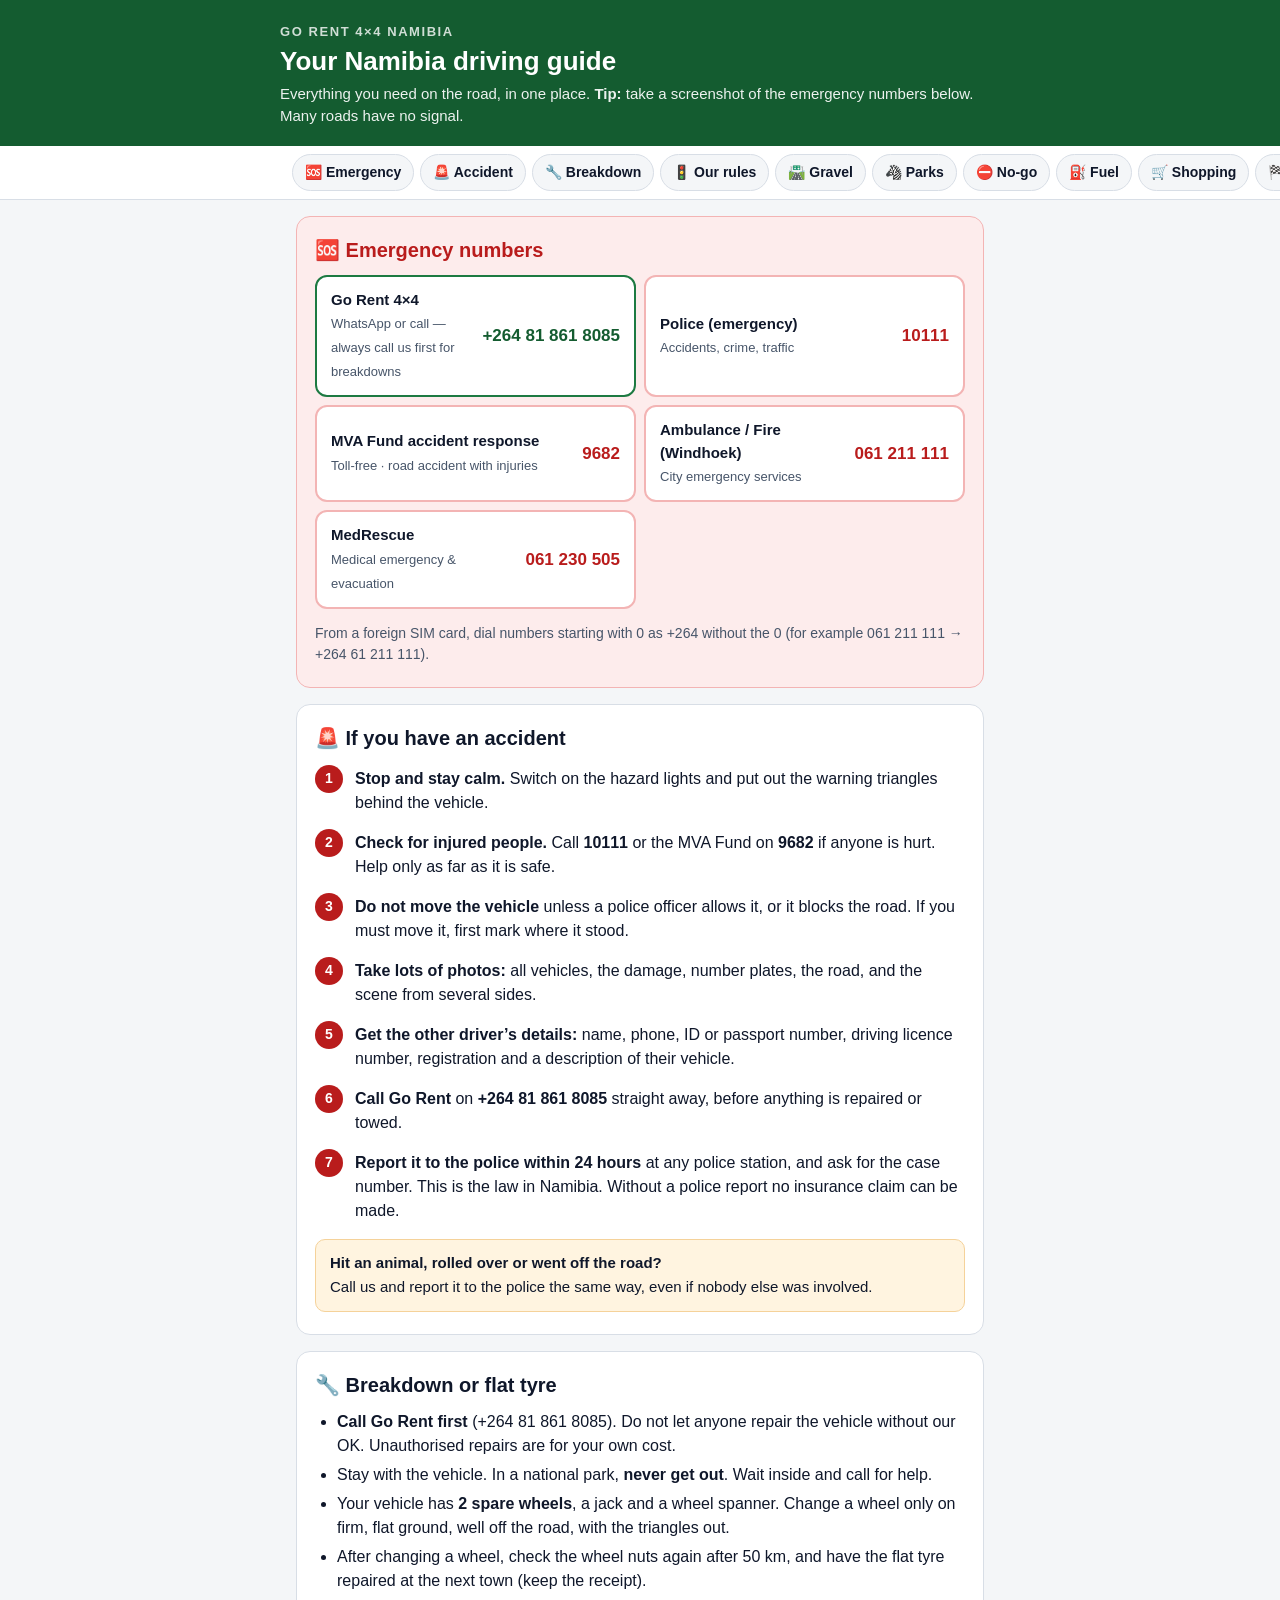
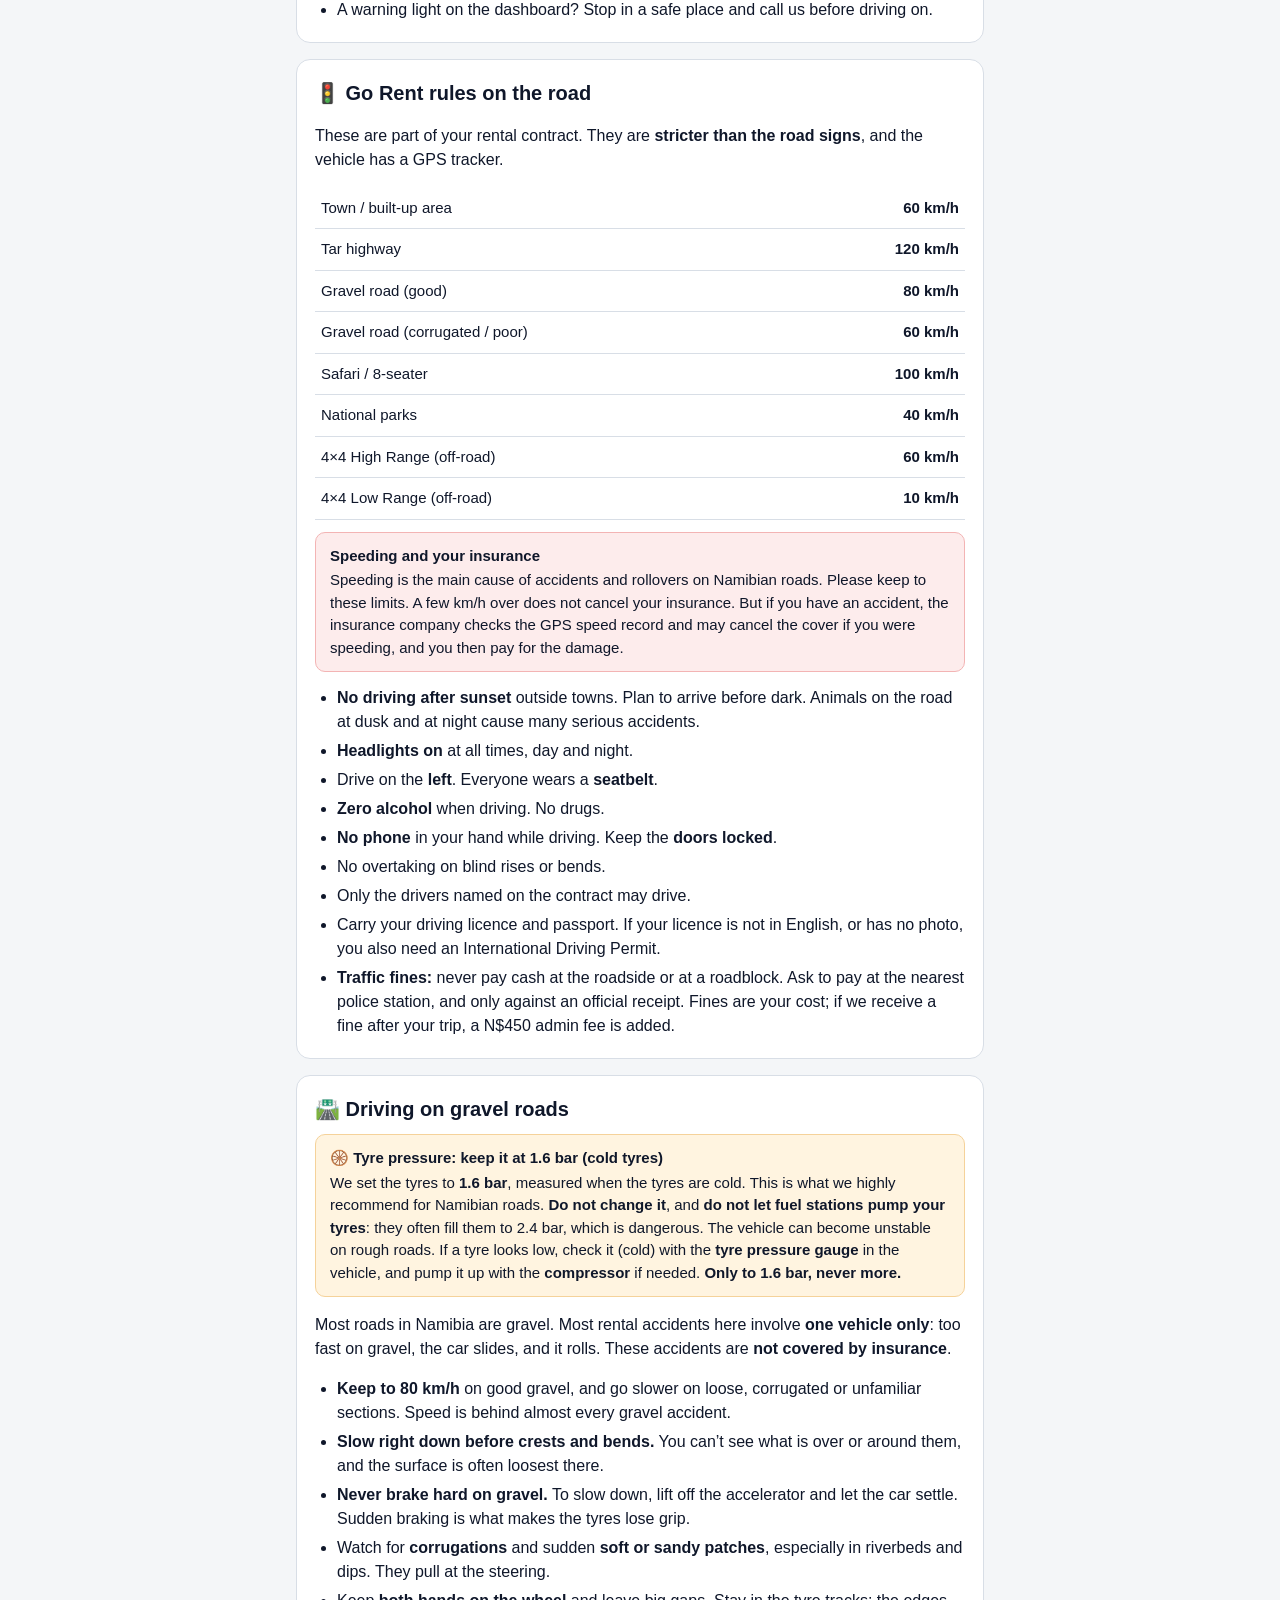
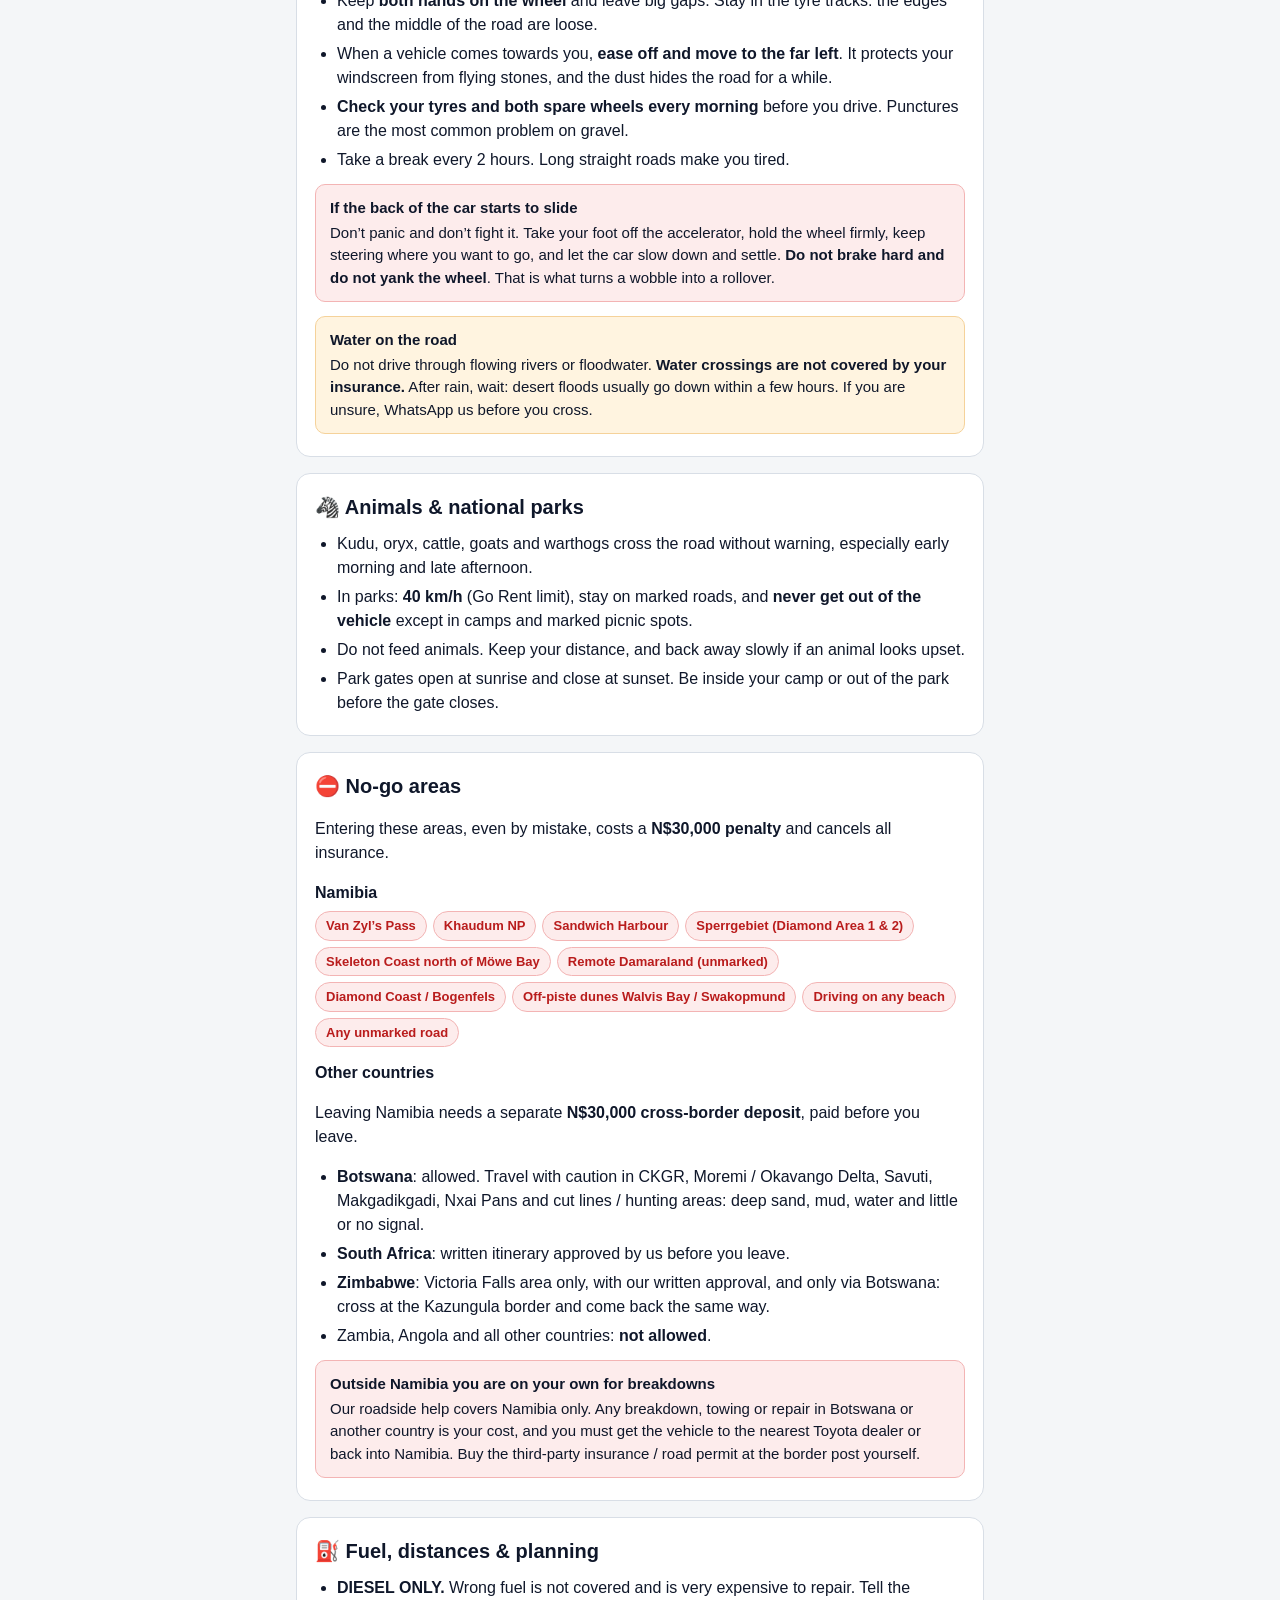
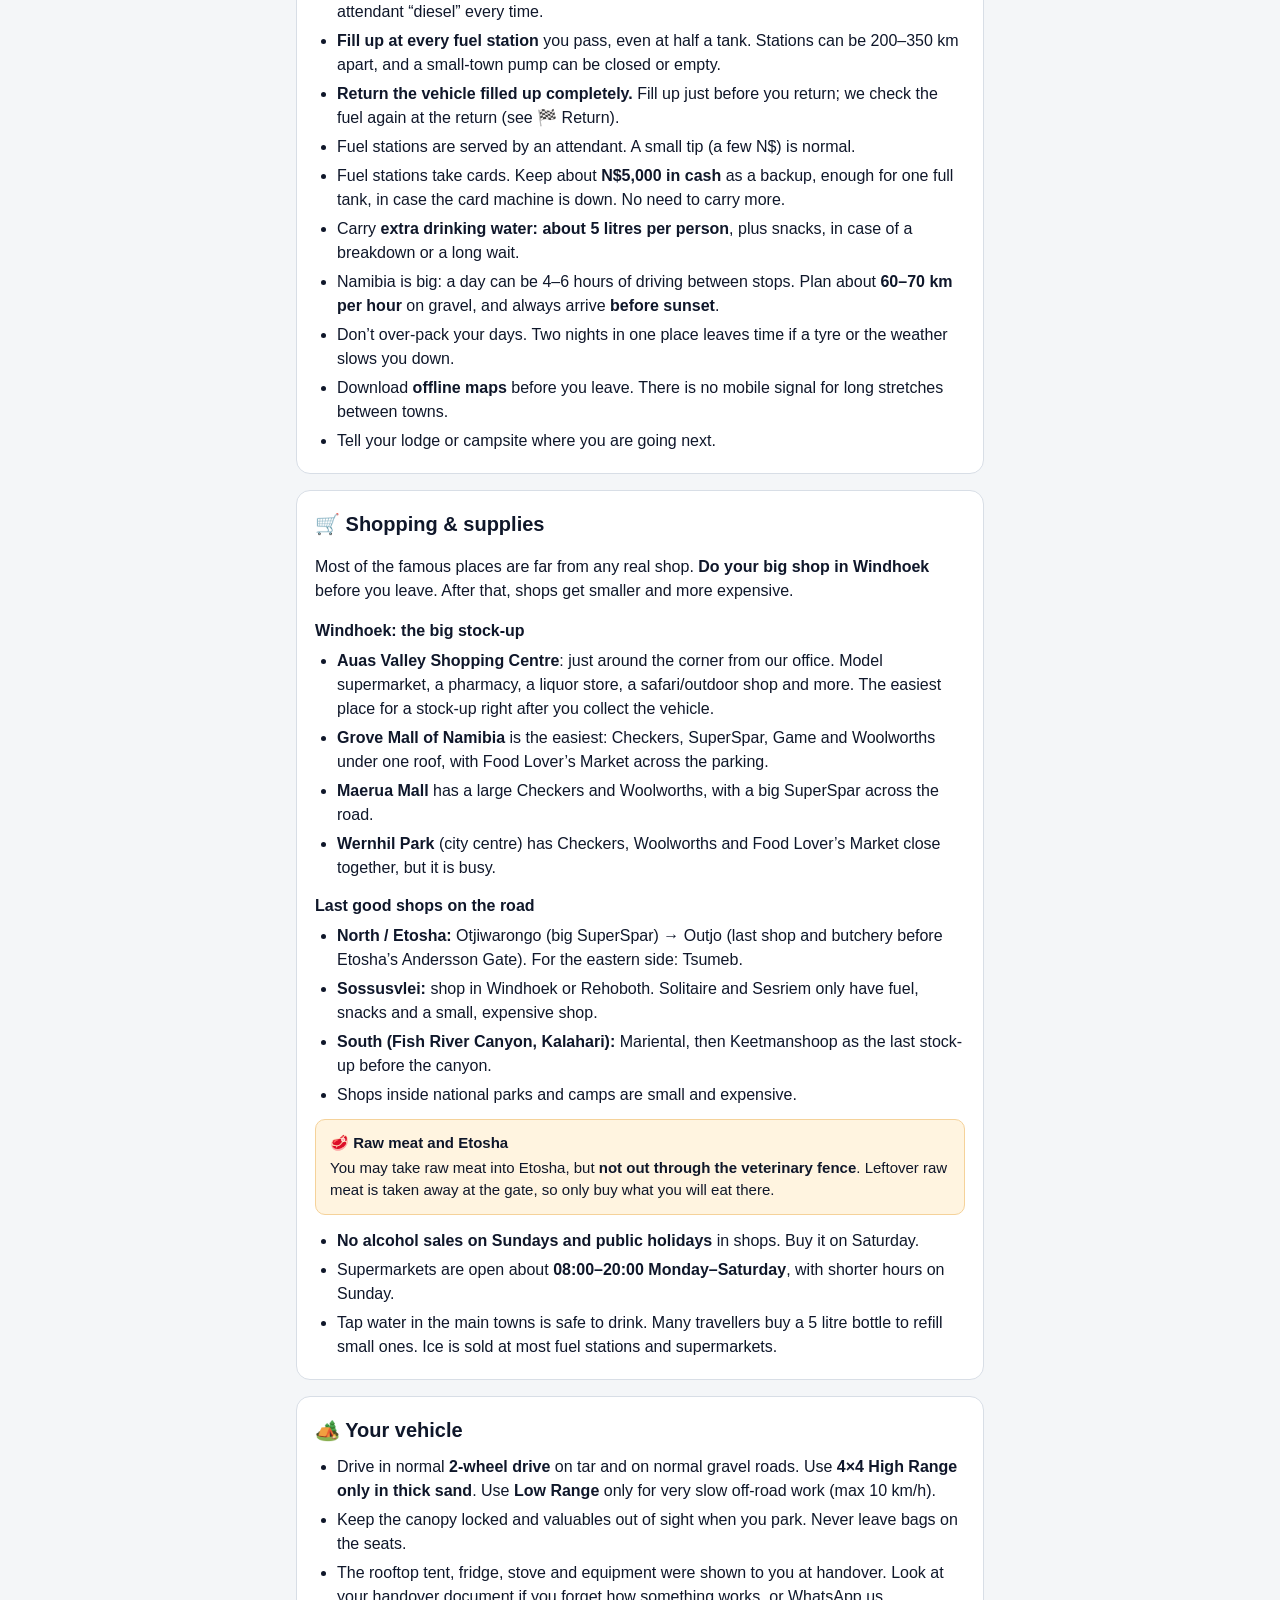
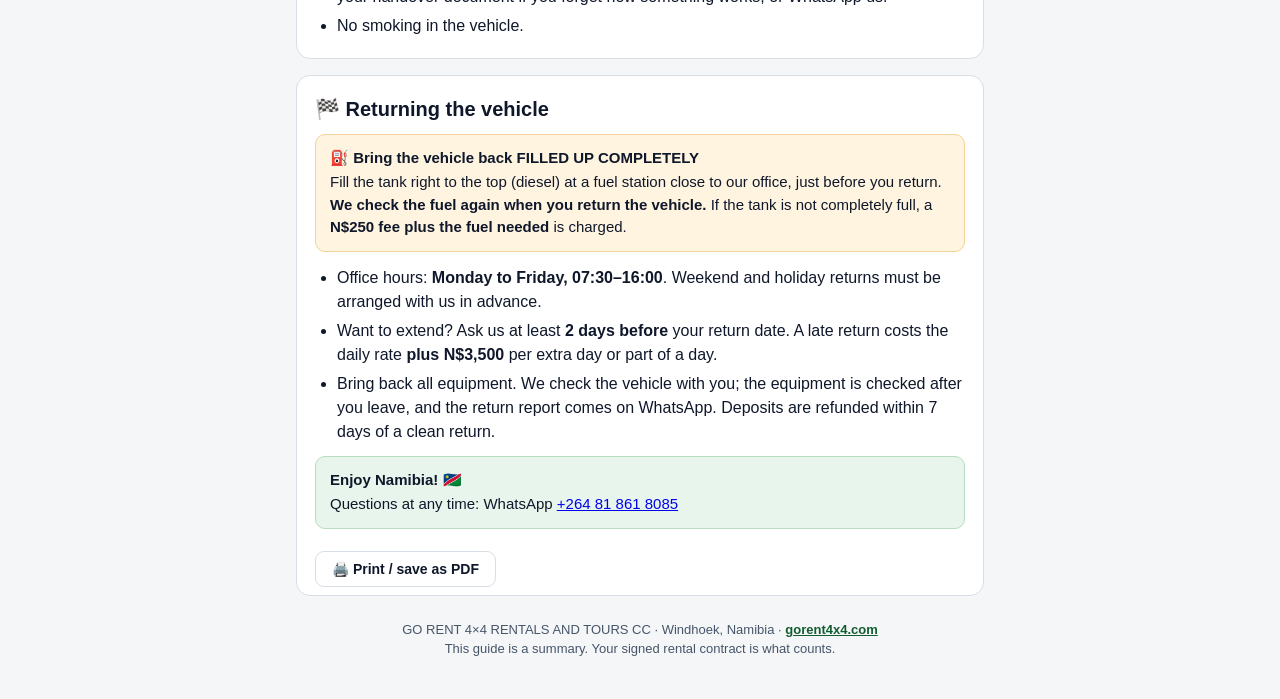
<file: info.html>
<!DOCTYPE html>
<html lang="en">
<head>
<meta charset="utf-8">
<meta name="viewport" content="width=device-width,initial-scale=1">
<meta name="robots" content="noindex,nofollow">
<meta name="theme-color" content="#145c30">
<title>Go Rent 4×4 — Your Namibia Driving Guide</title>
<style>
  :root{--g:#145c30;--g2:#1d7a42;--gl:#e8f5ec;--r:#b91c1c;--rl:#fdecec;--a:#b45309;--al:#fff4e0;--tx:#0f172a;--mu:#475569;--bd:#d8dee6;--bg:#f4f6f8;}
  *{box-sizing:border-box;}
  html,body{margin:0;background:var(--bg);color:var(--tx);font-family:-apple-system,BlinkMacSystemFont,"Segoe UI",Roboto,Helvetica,Arial,sans-serif;font-size:16px;line-height:1.5;}
  .wrap{max-width:720px;margin:0 auto;padding:0 16px 40px;}
  header{background:var(--g);color:#fff;padding:22px 16px 18px;}
  header .in{max-width:720px;margin:0 auto;}
  header .brand{font-size:13px;font-weight:800;letter-spacing:.12em;opacity:.8;}
  header h1{font-size:26px;line-height:1.2;margin:4px 0 6px;}
  header p{margin:0;font-size:15px;color:#fff;opacity:.92;}
  nav{position:sticky;top:0;z-index:5;background:#fff;border-bottom:1px solid var(--bd);overflow-x:auto;white-space:nowrap;-webkit-overflow-scrolling:touch;}
  nav .in{max-width:720px;margin:0 auto;padding:8px 12px;display:flex;gap:6px;}
  nav a{display:inline-block;padding:7px 12px;border-radius:999px;background:var(--bg);color:var(--tx);font-size:14px;font-weight:700;text-decoration:none;border:1px solid var(--bd);}
  section{background:#fff;border:1px solid var(--bd);border-radius:14px;padding:18px 18px 8px;margin:16px 0;scroll-margin-top:60px;}
  h2{font-size:20px;margin:0 0 10px;display:flex;align-items:center;gap:8px;}
  h3{font-size:16px;margin:14px 0 6px;}
  p,li{color:var(--tx);}
  ul,ol{padding-left:22px;margin:6px 0 12px;}
  li{margin:5px 0;}
  .muted{color:var(--mu);font-size:14px;}
  .sos{background:var(--rl);border-color:#f3b4b4;}
  .sos h2{color:var(--r);}
  .calls{display:grid;grid-template-columns:1fr;gap:8px;margin:6px 0 14px;}
  @media(min-width:560px){.calls{grid-template-columns:1fr 1fr;}}
  .call{display:flex;align-items:center;justify-content:space-between;gap:10px;padding:12px 14px;border-radius:12px;background:#fff;border:2px solid #f3b4b4;text-decoration:none;color:var(--tx);}
  .call b{display:block;font-size:15px;}
  .call span{font-size:13px;color:var(--mu);}
  .call .num{font-size:17px;font-weight:900;color:var(--r);white-space:nowrap;}
  .call.gr{border-color:var(--g2);}
  .call.gr .num{color:var(--g);}
  .steps{counter-reset:s;list-style:none;padding:0;}
  .steps li{counter-increment:s;position:relative;padding:4px 0 4px 40px;margin:8px 0;}
  .steps li::before{content:counter(s);position:absolute;left:0;top:2px;width:28px;height:28px;border-radius:50%;background:var(--r);color:#fff;font-weight:900;display:flex;align-items:center;justify-content:center;font-size:14px;}
  .steps.g li::before{background:var(--g);}
  table{width:100%;border-collapse:collapse;margin:6px 0 12px;font-size:15px;}
  td{padding:9px 6px;border-bottom:1px solid var(--bd);}
  td:last-child{text-align:right;font-weight:900;white-space:nowrap;}
  .box{border-radius:10px;padding:12px 14px;margin:10px 0 14px;font-size:15px;}
  .box.red{background:var(--rl);border:1px solid #f3b4b4;}
  .box.amb{background:var(--al);border:1px solid #f5d29a;}
  .box.grn{background:var(--gl);border:1px solid #b7dcc2;}
  .box strong{display:block;margin-bottom:2px;}
  .tags{display:flex;flex-wrap:wrap;gap:6px;margin:6px 0 12px;}
  .tags span{background:var(--rl);color:var(--r);border:1px solid #f3b4b4;border-radius:999px;padding:4px 10px;font-size:13px;font-weight:700;}
  footer{text-align:center;color:var(--mu);font-size:13px;margin-top:24px;}
  footer a{color:var(--g);font-weight:700;}
  .print{display:inline-block;margin-top:8px;padding:9px 16px;border-radius:9px;border:1px solid var(--bd);background:#fff;font-weight:700;color:var(--tx);cursor:pointer;font-size:14px;}
  @media print{nav,.print{display:none;}section{break-inside:avoid;border:1px solid #999;}header{background:#fff;color:#000;border-bottom:3px solid #000;}}
</style>
</head>
<body>
<header><div class="in">
  <div class="brand">GO RENT 4×4 NAMIBIA</div>
  <h1>Your Namibia driving guide</h1>
  <p>Everything you need on the road, in one place. <b>Tip:</b> take a screenshot of the emergency numbers below. Many roads have no signal.</p>
</div></header>

<nav><div class="in">
  <a href="#sos">🆘 Emergency</a><a href="#accident">🚨 Accident</a><a href="#breakdown">🔧 Breakdown</a><a href="#rules">🚦 Our rules</a><a href="#gravel">🛣️ Gravel</a><a href="#parks">🦓 Parks</a><a href="#nogo">⛔ No-go</a><a href="#fuel">⛽ Fuel</a><a href="#shop">🛒 Shopping</a><a href="#return">🏁 Return</a>
</div></nav>

<div class="wrap">

<section id="sos" class="sos">
  <h2>🆘 Emergency numbers</h2>
  <div class="calls">
    <a class="call gr" href="https://wa.me/264818618085"><div><b>Go Rent 4×4</b><span>WhatsApp or call — always call us first for breakdowns</span></div><div class="num">+264 81 861 8085</div></a>
    <a class="call" href="tel:10111"><div><b>Police (emergency)</b><span>Accidents, crime, traffic</span></div><div class="num">10111</div></a>
    <a class="call" href="tel:9682"><div><b>MVA Fund accident response</b><span>Toll-free · road accident with injuries</span></div><div class="num">9682</div></a>
    <a class="call" href="tel:+26461211111"><div><b>Ambulance / Fire (Windhoek)</b><span>City emergency services</span></div><div class="num">061 211 111</div></a>
    <a class="call" href="tel:+26461230505"><div><b>MedRescue</b><span>Medical emergency &amp; evacuation</span></div><div class="num">061 230 505</div></a>
  </div>
  <p class="muted">From a foreign SIM card, dial numbers starting with 0 as +264 without the 0 (for example 061 211 111 → +264 61 211 111).</p>
</section>

<section id="accident">
  <h2>🚨 If you have an accident</h2>
  <ol class="steps">
    <li><b>Stop and stay calm.</b> Switch on the hazard lights and put out the warning triangles behind the vehicle.</li>
    <li><b>Check for injured people.</b> Call <b>10111</b> or the MVA Fund on <b>9682</b> if anyone is hurt. Help only as far as it is safe.</li>
    <li><b>Do not move the vehicle</b> unless a police officer allows it, or it blocks the road. If you must move it, first mark where it stood.</li>
    <li><b>Take lots of photos:</b> all vehicles, the damage, number plates, the road, and the scene from several sides.</li>
    <li><b>Get the other driver’s details:</b> name, phone, ID or passport number, driving licence number, registration and a description of their vehicle.</li>
    <li><b>Call Go Rent</b> on <b>+264 81 861 8085</b> straight away, before anything is repaired or towed.</li>
    <li><b>Report it to the police within 24 hours</b> at any police station, and ask for the case number. This is the law in Namibia. Without a police report no insurance claim can be made.</li>
  </ol>
  <div class="box amb"><strong>Hit an animal, rolled over or went off the road?</strong>Call us and report it to the police the same way, even if nobody else was involved.</div>
</section>

<section id="breakdown">
  <h2>🔧 Breakdown or flat tyre</h2>
  <ul>
    <li><b>Call Go Rent first</b> (+264 81 861 8085). Do not let anyone repair the vehicle without our OK. Unauthorised repairs are for your own cost.</li>
    <li>Stay with the vehicle. In a national park, <b>never get out</b>. Wait inside and call for help.</li>
    <li>Your vehicle has <b>2 spare wheels</b>, a jack and a wheel spanner. Change a wheel only on firm, flat ground, well off the road, with the triangles out.</li>
    <li>After changing a wheel, check the wheel nuts again after 50 km, and have the flat tyre repaired at the next town (keep the receipt).</li>
    <li>A warning light on the dashboard? Stop in a safe place and call us before driving on.</li>
  </ul>
</section>

<section id="rules">
  <h2>🚦 Go Rent rules on the road</h2>
  <p>These are part of your rental contract. They are <b>stricter than the road signs</b>, and the vehicle has a GPS tracker.</p>
  <table>
    <tr><td>Town / built-up area</td><td>60 km/h</td></tr>
    <tr><td>Tar highway</td><td>120 km/h</td></tr>
    <tr><td>Gravel road (good)</td><td>80 km/h</td></tr>
    <tr><td>Gravel road (corrugated / poor)</td><td>60 km/h</td></tr>
    <tr><td>Safari / 8-seater</td><td>100 km/h</td></tr>
    <tr><td>National parks</td><td>40 km/h</td></tr>
    <tr><td>4×4 High Range (off-road)</td><td>60 km/h</td></tr>
    <tr><td>4×4 Low Range (off-road)</td><td>10 km/h</td></tr>
  </table>
  <div class="box red"><strong>Speeding and your insurance</strong>Speeding is the main cause of accidents and rollovers on Namibian roads. Please keep to these limits. A few km/h over does not cancel your insurance. But if you have an accident, the insurance company checks the GPS speed record and may cancel the cover if you were speeding, and you then pay for the damage.</div>
  <ul>
    <li><b>No driving after sunset</b> outside towns. Plan to arrive before dark. Animals on the road at dusk and at night cause many serious accidents.</li>
    <li><b>Headlights on</b> at all times, day and night.</li>
    <li>Drive on the <b>left</b>. Everyone wears a <b>seatbelt</b>.</li>
    <li><b>Zero alcohol</b> when driving. No drugs.</li>
    <li><b>No phone</b> in your hand while driving. Keep the <b>doors locked</b>.</li>
    <li>No overtaking on blind rises or bends.</li>
    <li>Only the drivers named on the contract may drive.</li>
    <li>Carry your driving licence and passport. If your licence is not in English, or has no photo, you also need an International Driving Permit.</li>
    <li><b>Traffic fines:</b> never pay cash at the roadside or at a roadblock. Ask to pay at the nearest police station, and only against an official receipt. Fines are your cost; if we receive a fine after your trip, a N$450 admin fee is added.</li>
  </ul>
</section>

<section id="gravel">
  <h2>🛣️ Driving on gravel roads</h2>
  <div class="box amb"><strong>🛞 Tyre pressure: keep it at 1.6 bar (cold tyres)</strong>We set the tyres to <b>1.6 bar</b>, measured when the tyres are cold. This is what we highly recommend for Namibian roads. <b>Do not change it</b>, and <b>do not let fuel stations pump your tyres</b>: they often fill them to 2.4 bar, which is dangerous. The vehicle can become unstable on rough roads. If a tyre looks low, check it (cold) with the <b>tyre pressure gauge</b> in the vehicle, and pump it up with the <b>compressor</b> if needed. <b>Only to 1.6 bar, never more.</b></div>
  <p>Most roads in Namibia are gravel. Most rental accidents here involve <b>one vehicle only</b>: too fast on gravel, the car slides, and it rolls. These accidents are <b>not covered by insurance</b>.</p>
  <ul>
    <li><b>Keep to 80 km/h</b> on good gravel, and go slower on loose, corrugated or unfamiliar sections. Speed is behind almost every gravel accident.</li>
    <li><b>Slow right down before crests and bends.</b> You can’t see what is over or around them, and the surface is often loosest there.</li>
    <li><b>Never brake hard on gravel.</b> To slow down, lift off the accelerator and let the car settle. Sudden braking is what makes the tyres lose grip.</li>
    <li>Watch for <b>corrugations</b> and sudden <b>soft or sandy patches</b>, especially in riverbeds and dips. They pull at the steering.</li>
    <li>Keep <b>both hands on the wheel</b> and leave big gaps. Stay in the tyre tracks: the edges and the middle of the road are loose.</li>
    <li>When a vehicle comes towards you, <b>ease off and move to the far left</b>. It protects your windscreen from flying stones, and the dust hides the road for a while.</li>
    <li><b>Check your tyres and both spare wheels every morning</b> before you drive. Punctures are the most common problem on gravel.</li>
    <li>Take a break every 2 hours. Long straight roads make you tired.</li>
  </ul>
  <div class="box red"><strong>If the back of the car starts to slide</strong>Don’t panic and don’t fight it. Take your foot off the accelerator, hold the wheel firmly, keep steering where you want to go, and let the car slow down and settle. <b>Do not brake hard and do not yank the wheel</b>. That is what turns a wobble into a rollover.</div>
  <div class="box amb"><strong>Water on the road</strong>Do not drive through flowing rivers or floodwater. <b>Water crossings are not covered by your insurance.</b> After rain, wait: desert floods usually go down within a few hours. If you are unsure, WhatsApp us before you cross.</div>
</section>

<section id="parks">
  <h2>🦓 Animals &amp; national parks</h2>
  <ul>
    <li>Kudu, oryx, cattle, goats and warthogs cross the road without warning, especially early morning and late afternoon.</li>
    <li>In parks: <b>40 km/h</b> (Go Rent limit), stay on marked roads, and <b>never get out of the vehicle</b> except in camps and marked picnic spots.</li>
    <li>Do not feed animals. Keep your distance, and back away slowly if an animal looks upset.</li>
    <li>Park gates open at sunrise and close at sunset. Be inside your camp or out of the park before the gate closes.</li>
  </ul>
</section>

<section id="nogo">
  <h2>⛔ No-go areas</h2>
  <p>Entering these areas, even by mistake, costs a <b>N$30,000 penalty</b> and cancels all insurance.</p>
  <h3>Namibia</h3>
  <div class="tags"><span>Van Zyl’s Pass</span><span>Khaudum NP</span><span>Sandwich Harbour</span><span>Sperrgebiet (Diamond Area 1 &amp; 2)</span><span>Skeleton Coast north of Möwe Bay</span><span>Remote Damaraland (unmarked)</span><span>Diamond Coast / Bogenfels</span><span>Off-piste dunes Walvis Bay / Swakopmund</span><span>Driving on any beach</span><span>Any unmarked road</span></div>
  <h3>Other countries</h3>
  <p>Leaving Namibia needs a separate <b>N$30,000 cross-border deposit</b>, paid before you leave.</p>
  <ul>
    <li><b>Botswana</b>: allowed. Travel with caution in CKGR, Moremi / Okavango Delta, Savuti, Makgadikgadi, Nxai Pans and cut lines / hunting areas: deep sand, mud, water and little or no signal.</li>
    <li><b>South Africa</b>: written itinerary approved by us before you leave.</li>
    <li><b>Zimbabwe</b>: Victoria Falls area only, with our written approval, and only via Botswana: cross at the Kazungula border and come back the same way.</li>
    <li>Zambia, Angola and all other countries: <b>not allowed</b>.</li>
  </ul>
  <div class="box red"><strong>Outside Namibia you are on your own for breakdowns</strong>Our roadside help covers Namibia only. Any breakdown, towing or repair in Botswana or another country is your cost, and you must get the vehicle to the nearest Toyota dealer or back into Namibia. Buy the third-party insurance / road permit at the border post yourself.</div>
</section>

<section id="fuel">
  <h2>⛽ Fuel, distances &amp; planning</h2>
  <ul>
    <li><b>DIESEL ONLY.</b> Wrong fuel is not covered and is very expensive to repair. Tell the attendant “diesel” every time.</li>
    <li><b>Fill up at every fuel station</b> you pass, even at half a tank. Stations can be 200–350 km apart, and a small-town pump can be closed or empty.</li>
    <li><b>Return the vehicle filled up completely.</b> Fill up just before you return; we check the fuel again at the return (see 🏁 Return).</li>
    <li>Fuel stations are served by an attendant. A small tip (a few N$) is normal.</li>
    <li>Fuel stations take cards. Keep about <b>N$5,000 in cash</b> as a backup, enough for one full tank, in case the card machine is down. No need to carry more.</li>
    <li>Carry <b>extra drinking water: about 5 litres per person</b>, plus snacks, in case of a breakdown or a long wait.</li>
    <li>Namibia is big: a day can be 4–6 hours of driving between stops. Plan about <b>60–70 km per hour</b> on gravel, and always arrive <b>before sunset</b>.</li>
    <li>Don’t over-pack your days. Two nights in one place leaves time if a tyre or the weather slows you down.</li>
    <li>Download <b>offline maps</b> before you leave. There is no mobile signal for long stretches between towns.</li>
    <li>Tell your lodge or campsite where you are going next.</li>
  </ul>
</section>

<section id="shop">
  <h2>🛒 Shopping &amp; supplies</h2>
  <p>Most of the famous places are far from any real shop. <b>Do your big shop in Windhoek</b> before you leave. After that, shops get smaller and more expensive.</p>
  <h3>Windhoek: the big stock-up</h3>
  <ul>
    <li><b>Auas Valley Shopping Centre</b>: just around the corner from our office. Model supermarket, a pharmacy, a liquor store, a safari/outdoor shop and more. The easiest place for a stock-up right after you collect the vehicle.</li>
    <li><b>Grove Mall of Namibia</b> is the easiest: Checkers, SuperSpar, Game and Woolworths under one roof, with Food Lover’s Market across the parking.</li>
    <li><b>Maerua Mall</b> has a large Checkers and Woolworths, with a big SuperSpar across the road.</li>
    <li><b>Wernhil Park</b> (city centre) has Checkers, Woolworths and Food Lover’s Market close together, but it is busy.</li>
  </ul>
  <h3>Last good shops on the road</h3>
  <ul>
    <li><b>North / Etosha:</b> Otjiwarongo (big SuperSpar) → Outjo (last shop and butchery before Etosha’s Andersson Gate). For the eastern side: Tsumeb.</li>
    <li><b>Sossusvlei:</b> shop in Windhoek or Rehoboth. Solitaire and Sesriem only have fuel, snacks and a small, expensive shop.</li>
    <li><b>South (Fish River Canyon, Kalahari):</b> Mariental, then Keetmanshoop as the last stock-up before the canyon.</li>
    <li>Shops inside national parks and camps are small and expensive.</li>
  </ul>
  <div class="box amb"><strong>🥩 Raw meat and Etosha</strong>You may take raw meat into Etosha, but <b>not out through the veterinary fence</b>. Leftover raw meat is taken away at the gate, so only buy what you will eat there.</div>
  <ul>
    <li><b>No alcohol sales on Sundays and public holidays</b> in shops. Buy it on Saturday.</li>
    <li>Supermarkets are open about <b>08:00–20:00 Monday–Saturday</b>, with shorter hours on Sunday.</li>
    <li>Tap water in the main towns is safe to drink. Many travellers buy a 5 litre bottle to refill small ones. Ice is sold at most fuel stations and supermarkets.</li>
  </ul>
</section>

<section id="vehicle">
  <h2>🏕️ Your vehicle</h2>
  <ul>
    <li>Drive in normal <b>2-wheel drive</b> on tar and on normal gravel roads. Use <b>4×4 High Range only in thick sand</b>. Use <b>Low Range</b> only for very slow off-road work (max 10 km/h).</li>
    <li>Keep the canopy locked and valuables out of sight when you park. Never leave bags on the seats.</li>
    <li>The rooftop tent, fridge, stove and equipment were shown to you at handover. Look at your handover document if you forget how something works, or WhatsApp us.</li>
    <li>No smoking in the vehicle.</li>
  </ul>
</section>

<section id="return">
  <h2>🏁 Returning the vehicle</h2>
  <div class="box amb"><strong>⛽ Bring the vehicle back FILLED UP COMPLETELY</strong>Fill the tank right to the top (diesel) at a fuel station close to our office, just before you return. <b>We check the fuel again when you return the vehicle.</b> If the tank is not completely full, a <b>N$250 fee plus the fuel needed</b> is charged.</div>
  <ul>
    <li>Office hours: <b>Monday to Friday, 07:30–16:00</b>. Weekend and holiday returns must be arranged with us in advance.</li>
    <li>Want to extend? Ask us at least <b>2 days before</b> your return date. A late return costs the daily rate <b>plus N$3,500</b> per extra day or part of a day.</li>
    <li>Bring back all equipment. We check the vehicle with you; the equipment is checked after you leave, and the return report comes on WhatsApp. Deposits are refunded within 7 days of a clean return.</li>
  </ul>
  <div class="box grn"><strong>Enjoy Namibia! 🇳🇦</strong>Questions at any time: WhatsApp <a href="https://wa.me/264818618085">+264 81 861 8085</a></div>
  <button class="print" onclick="window.print()">🖨️ Print / save as PDF</button>
</section>

<footer>
  GO RENT 4×4 RENTALS AND TOURS CC · Windhoek, Namibia · <a href="https://gorent4x4.com">gorent4x4.com</a><br>
  This guide is a summary. Your signed rental contract is what counts.
</footer>
</div>
</body>
</html>
</file>
